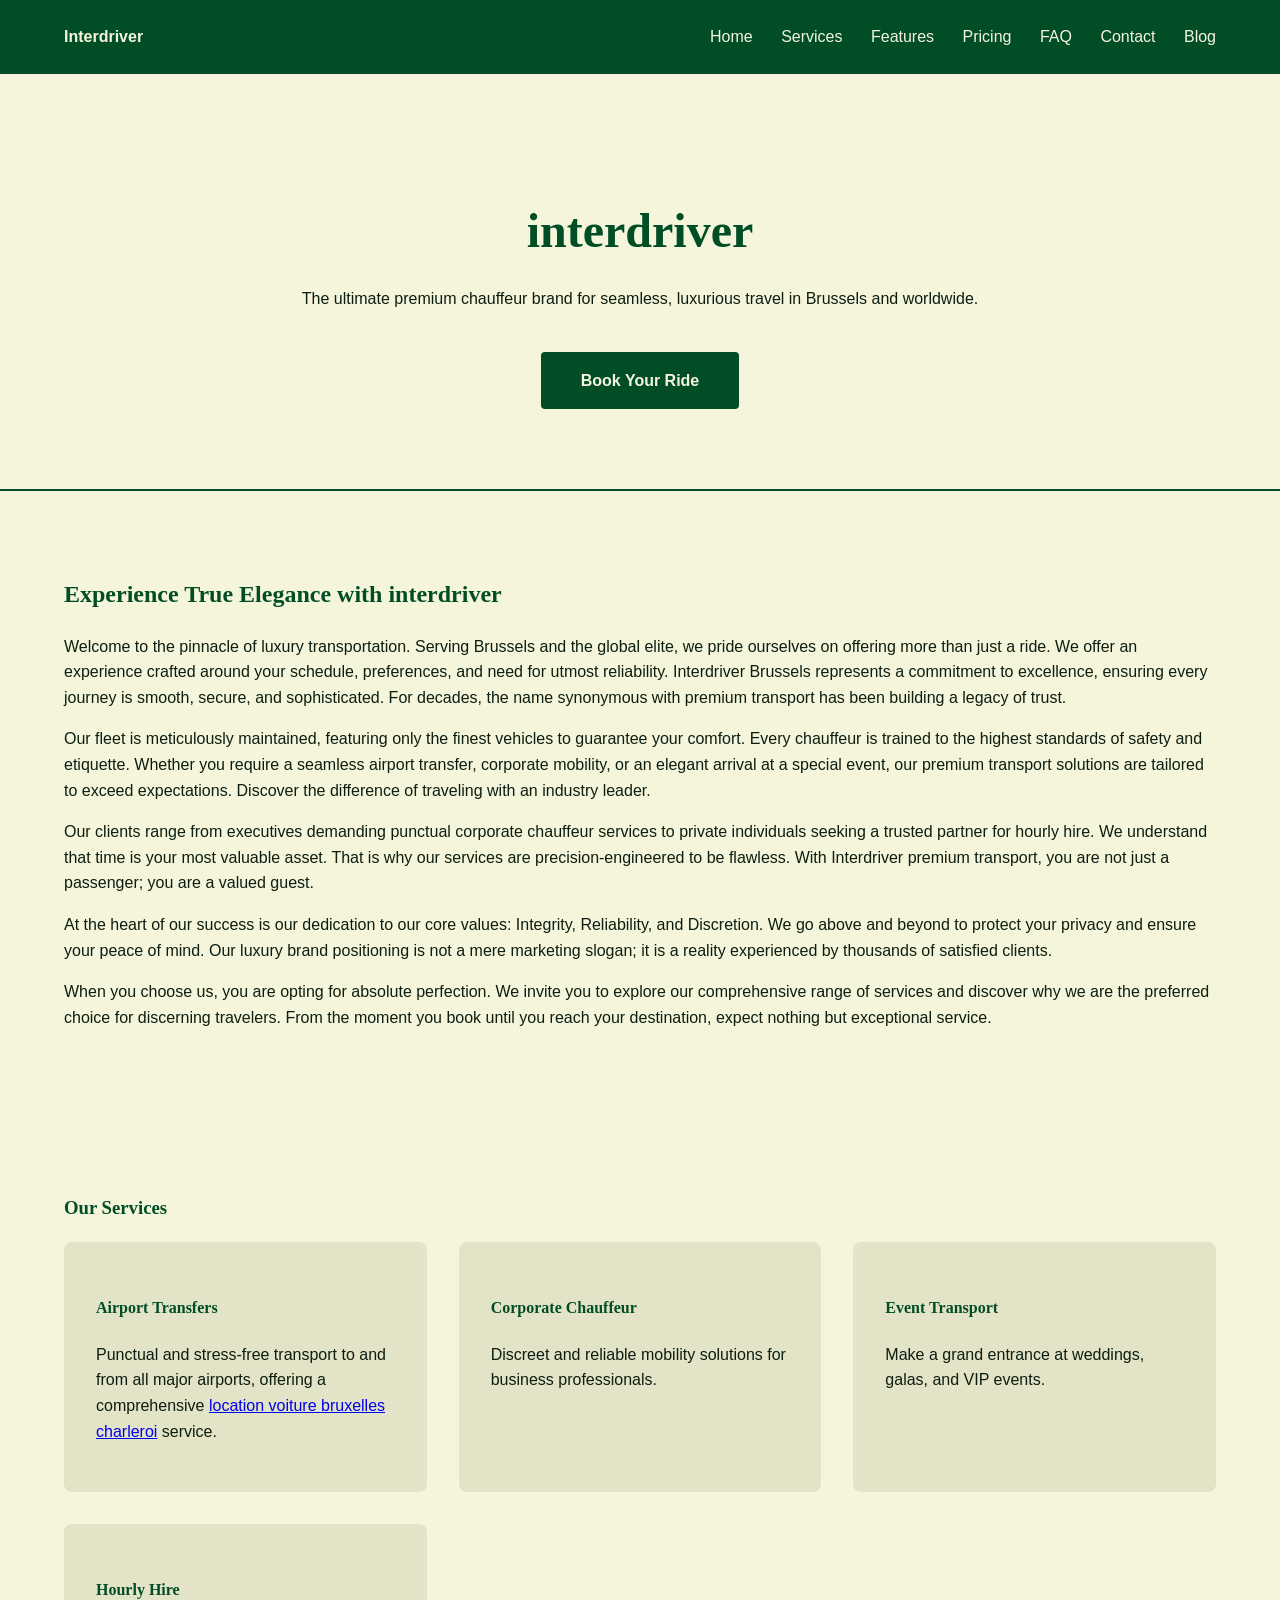
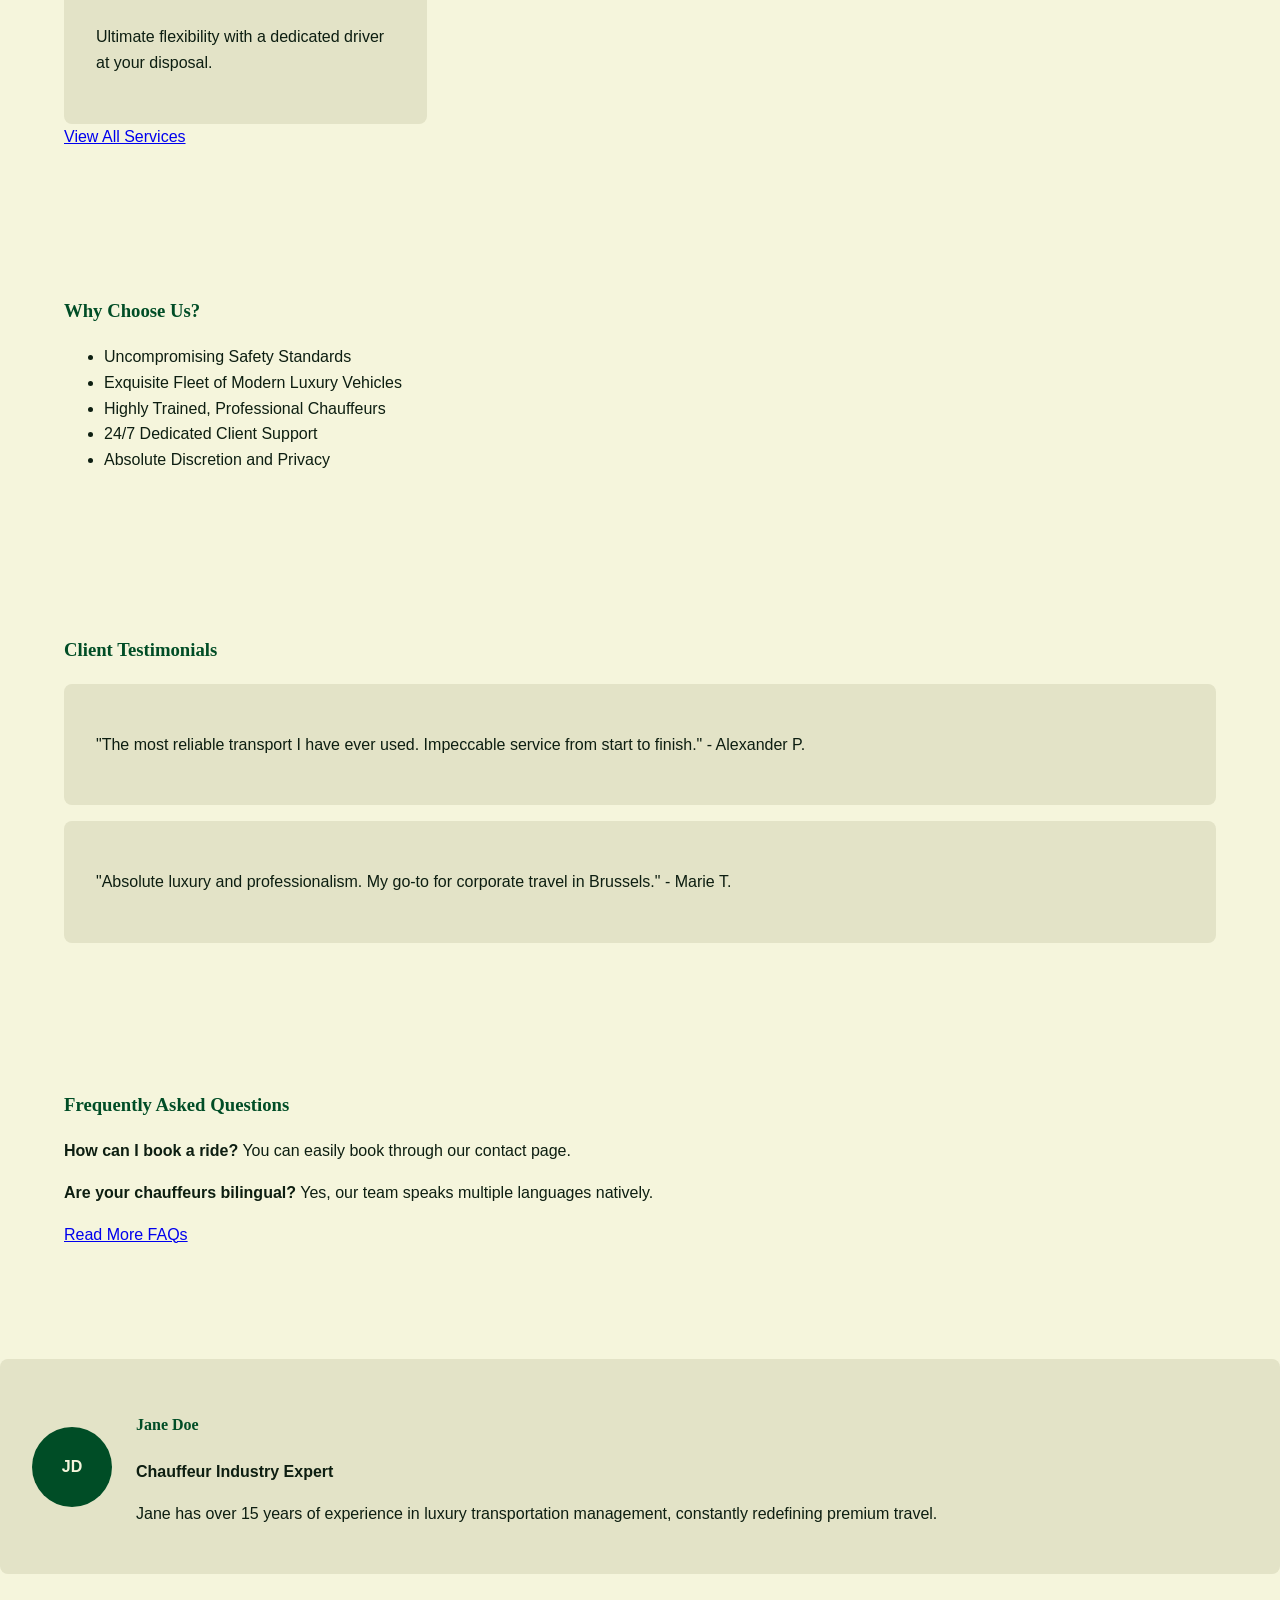
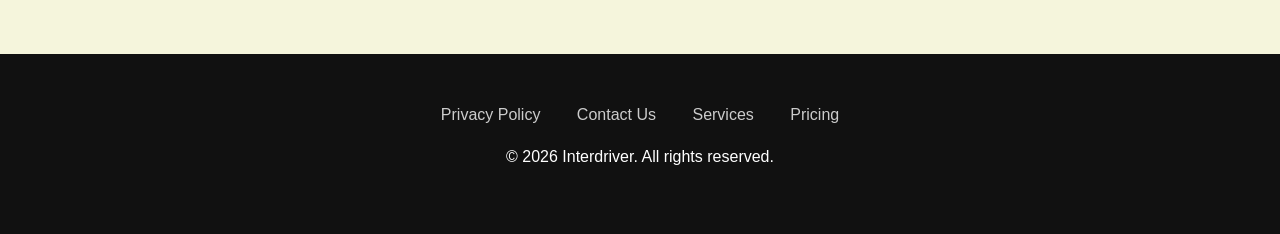
<file: index.html>
<!DOCTYPE html>
<html lang="en">
<head>
    <meta charset="UTF-8">
    <meta name="viewport" content="width=device-width, initial-scale=1.0">
    <title>Interdriver - Premium Chauffeur Brand in Brussels & Global</title>
    <meta name="description" content="Welcome to Interdriver, the leading luxury chauffeur service in Brussels offering global premium transport excellence. Book your exclusive ride today.">
    <link rel="canonical" href="https://www.example.com/index.html">
    <meta property="og:title" content="Interdriver - Premium Chauffeur Brand">
    <meta property="og:description" content="Luxury chauffeur service in Brussels offering global premium transport excellence.">
    <link rel="stylesheet" href="style.css">
    <style>
        :root {
            --bg-color: #F5F5DC; /* Beige */
            --text-color: #0d1e11;
            --primary-color: #004d26; /* Deep Green */
            --accent-color: #e3e3c7;
        }
    </style>
    <script type="application/ld+json">
    {
      "@context": "https://schema.org",
      "@type": "Organization",
      "name": "Interdriver",
      "url": "https://www.example.com"
    }
    </script>
    <script type="application/ld+json">
    {
      "@context": "https://schema.org",
      "@type": "Person",
      "name": "Jane Doe",
      "jobTitle": "Chauffeur Industry Expert"
    }
    </script>
</head>
<body>
    <header>
        <a href="index.html" class="logo" style="text-decoration:none; color:inherit;"><strong>Interdriver</strong></a>
        <nav>
            <a href="index.html">Home</a>
            <a href="services.html">Services</a>
            <a href="features.html">Features</a>
            <a href="pricing.html">Pricing</a>
            <a href="faq.html">FAQ</a>
            <a href="contact.html">Contact</a>
            <a href="blog.html">Blog</a>
        </nav>
    </header>

    <main>
        <section class="hero">
            <h1>interdriver</h1>
            <p>The ultimate premium chauffeur brand for seamless, luxurious travel in Brussels and worldwide.</p>
            <a href="contact.html" class="cta-btn">Book Your Ride</a>
        </section>

        <section class="brand-intro">
            <h2>Experience True Elegance with interdriver</h2>
            <p>Welcome to the pinnacle of luxury transportation. Serving Brussels and the global elite, we pride ourselves on offering more than just a ride. We offer an experience crafted around your schedule, preferences, and need for utmost reliability. Interdriver Brussels represents a commitment to excellence, ensuring every journey is smooth, secure, and sophisticated. For decades, the name synonymous with premium transport has been building a legacy of trust.</p>
            <p>Our fleet is meticulously maintained, featuring only the finest vehicles to guarantee your comfort. Every chauffeur is trained to the highest standards of safety and etiquette. Whether you require a seamless airport transfer, corporate mobility, or an elegant arrival at a special event, our premium transport solutions are tailored to exceed expectations. Discover the difference of traveling with an industry leader.</p>
            <p>Our clients range from executives demanding punctual corporate chauffeur services to private individuals seeking a trusted partner for hourly hire. We understand that time is your most valuable asset. That is why our services are precision-engineered to be flawless. With Interdriver premium transport, you are not just a passenger; you are a valued guest.</p>
            <p>At the heart of our success is our dedication to our core values: Integrity, Reliability, and Discretion. We go above and beyond to protect your privacy and ensure your peace of mind. Our luxury brand positioning is not a mere marketing slogan; it is a reality experienced by thousands of satisfied clients.</p>
            <p>When you choose us, you are opting for absolute perfection. We invite you to explore our comprehensive range of services and discover why we are the preferred choice for discerning travelers. From the moment you book until you reach your destination, expect nothing but exceptional service.</p>
        </section>

        <section class="services-overview">
            <h3>Our Services</h3>
            <div class="services-grid">
                <div class="card">
                    <h4>Airport Transfers</h4>
                    <p>Punctual and stress-free transport to and from all major airports, offering a comprehensive <a href="https://interdrivers.be/chauffeur-services/" target="_blank">location voiture bruxelles charleroi</a> service.</p>
                </div>
                <div class="card">
                    <h4>Corporate Chauffeur</h4>
                    <p>Discreet and reliable mobility solutions for business professionals.</p>
                </div>
                <div class="card">
                    <h4>Event Transport</h4>
                    <p>Make a grand entrance at weddings, galas, and VIP events.</p>
                </div>
                <div class="card">
                    <h4>Hourly Hire</h4>
                    <p>Ultimate flexibility with a dedicated driver at your disposal.</p>
                </div>
            </div>
            <a href="services.html" class="cta-btn">View All Services</a>
        </section>

        <section class="benefits">
            <h3>Why Choose Us?</h3>
            <ul>
                <li>Uncompromising Safety Standards</li>
                <li>Exquisite Fleet of Modern Luxury Vehicles</li>
                <li>Highly Trained, Professional Chauffeurs</li>
                <li>24/7 Dedicated Client Support</li>
                <li>Absolute Discretion and Privacy</li>
            </ul>
        </section>

        <section class="testimonials">
            <h3>Client Testimonials</h3>
            <div class="card">
                <p>"The most reliable transport I have ever used. Impeccable service from start to finish." - Alexander P.</p>
            </div>
            <div class="card" style="margin-top: 1rem;">
                <p>"Absolute luxury and professionalism. My go-to for corporate travel in Brussels." - Marie T.</p>
            </div>
        </section>

        <section class="faq-preview">
            <h3>Frequently Asked Questions</h3>
            <p><strong>How can I book a ride?</strong> You can easily book through our contact page.</p>
            <p><strong>Are your chauffeurs bilingual?</strong> Yes, our team speaks multiple languages natively.</p>
            <a href="faq.html" class="cta-btn">Read More FAQs</a>
        </section>

        <div class="author-bio">
            <div class="avatar">JD</div>
            <div>
                <h4>Jane Doe</h4>
                <p><strong>Chauffeur Industry Expert</strong></p>
                <p>Jane has over 15 years of experience in luxury transportation management, constantly redefining premium travel.</p>
            </div>
        </div>
    </main>

    <footer>
        <nav>
            <a href="privacy-policy.html">Privacy Policy</a>
            <a href="contact.html">Contact Us</a>
            <a href="services.html">Services</a>
            <a href="pricing.html">Pricing</a>
        </nav>
        <p>&copy; 2026 Interdriver. All rights reserved.</p>
    </footer>
</body>
</html>
</file>
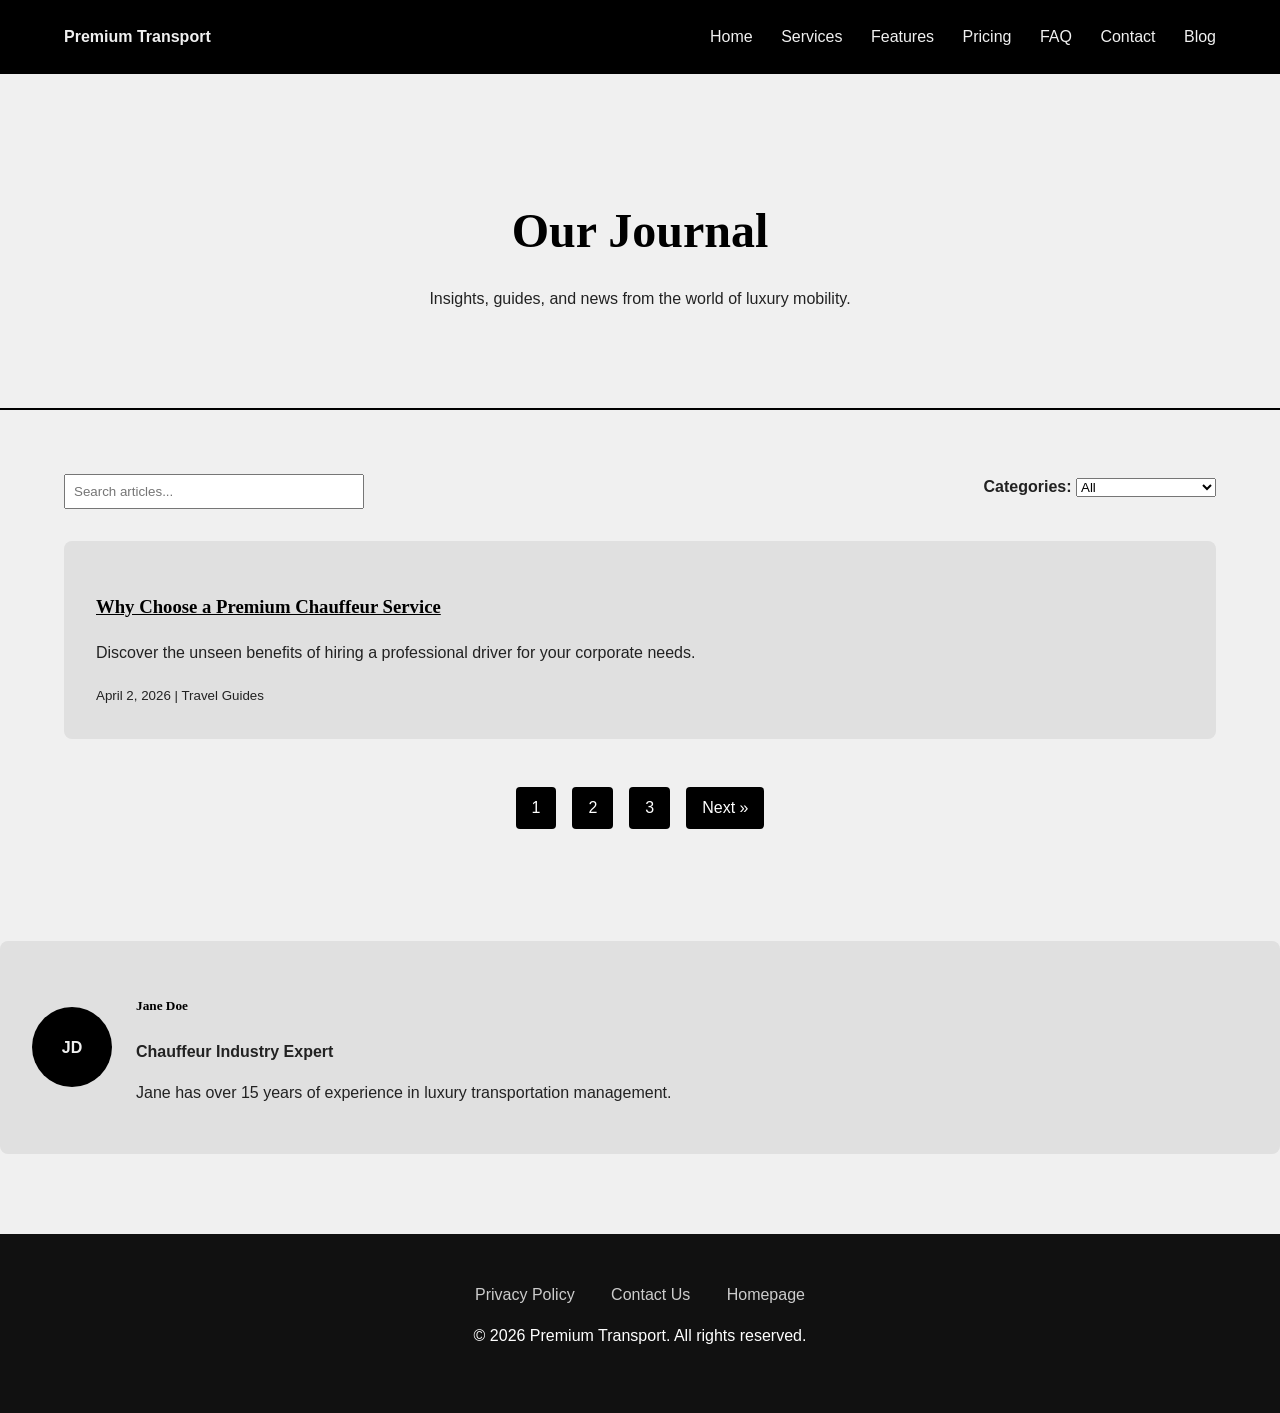
<file: blog.html>
<!DOCTYPE html>
<html lang="en">
<head>
    <meta charset="UTF-8">
    <meta name="viewport" content="width=device-width, initial-scale=1.0">
    <title>Blog | Industry Insights</title>
    <meta name="description" content="Read the latest news and insights from the luxury chauffeur and premium transport industry.">
    <link rel="canonical" href="https://www.example.com/blog.html">
    <meta property="og:title" content="Blog | Industry Insights">
    <link rel="stylesheet" href="style.css">
    <style>
        :root {
            --bg-color: #f0f0f0; /* Light Gray */
            --text-color: #222222;
            --primary-color: #000000; /* Black */
            --accent-color: #e0e0e0;
        }
        .search-area {
            display: flex;
            justify-content: space-between;
            margin-bottom: 2rem;
            flex-wrap: wrap;
            gap: 1rem;
        }
        .search-area input {
            padding: 0.5rem;
            width: 300px;
        }
        .blog-grid {
            display: grid;
            grid-template-columns: repeat(auto-fit, minmax(300px, 1fr));
            gap: 2rem;
        }
        .pagination {
            display: flex;
            justify-content: center;
            gap: 1rem;
            margin-top: 3rem;
        }
        .pagination span, .pagination a {
            padding: 0.5rem 1rem;
            background: var(--primary-color);
            color: #fff;
            text-decoration: none;
            border-radius: 4px;
        }
    </style>
</head>
<body>
    <header>
        <a href="index.html" class="logo" style="text-decoration:none; color:inherit;"><strong>Premium Transport</strong></a>
        <nav>
            <a href="index.html">Home</a>
            <a href="services.html">Services</a>
            <a href="features.html">Features</a>
            <a href="pricing.html">Pricing</a>
            <a href="faq.html">FAQ</a>
            <a href="contact.html">Contact</a>
            <a href="blog.html">Blog</a>
        </nav>
    </header>

    <main>
        <section class="hero">
            <h1>Our Journal</h1>
            <p>Insights, guides, and news from the world of luxury mobility.</p>
        </section>

        <section>
            <div class="search-area">
                <input type="search" placeholder="Search articles...">
                <div>
                    <strong>Categories:</strong>
                    <select>
                        <option>All</option>
                        <option>Travel Guides</option>
                        <option>Corporate Fleet</option>
                        <option>Luxury Experiences</option>
                    </select>
                </div>
            </div>

            <!-- Auto-fetch placeholder logic represented via static scaffolding as per instructions -->
            <div class="blog-grid" id="blog-container">
                <article class="card">
                    <h3><a href="blog/2026-04-02-why-choose-premium.html" style="color:var(--primary-color);">Why Choose a Premium Chauffeur Service</a></h3>
                    <p>Discover the unseen benefits of hiring a professional driver for your corporate needs.</p>
                    <small>April 2, 2026 | Travel Guides</small>
                </article>
                <!-- Imagine 8 more posts here to equal 9 -->
            </div>

            <div class="pagination">
                <span>1</span>
                <a href="#">2</a>
                <a href="#">3</a>
                <a href="#">Next &raquo;</a>
            </div>
        </section>

        <div class="author-bio">
            <div class="avatar">JD</div>
            <div>
                <h5>Jane Doe</h5>
                <p><strong>Chauffeur Industry Expert</strong></p>
                <p>Jane has over 15 years of experience in luxury transportation management.</p>
            </div>
        </div>
    </main>

    <footer>
        <nav>
            <a href="privacy-policy.html">Privacy Policy</a>
            <a href="contact.html">Contact Us</a>
            <a href="index.html">Homepage</a>
        </nav>
        <p>&copy; 2026 Premium Transport. All rights reserved.</p>
    </footer>
</body>
</html>
</file>
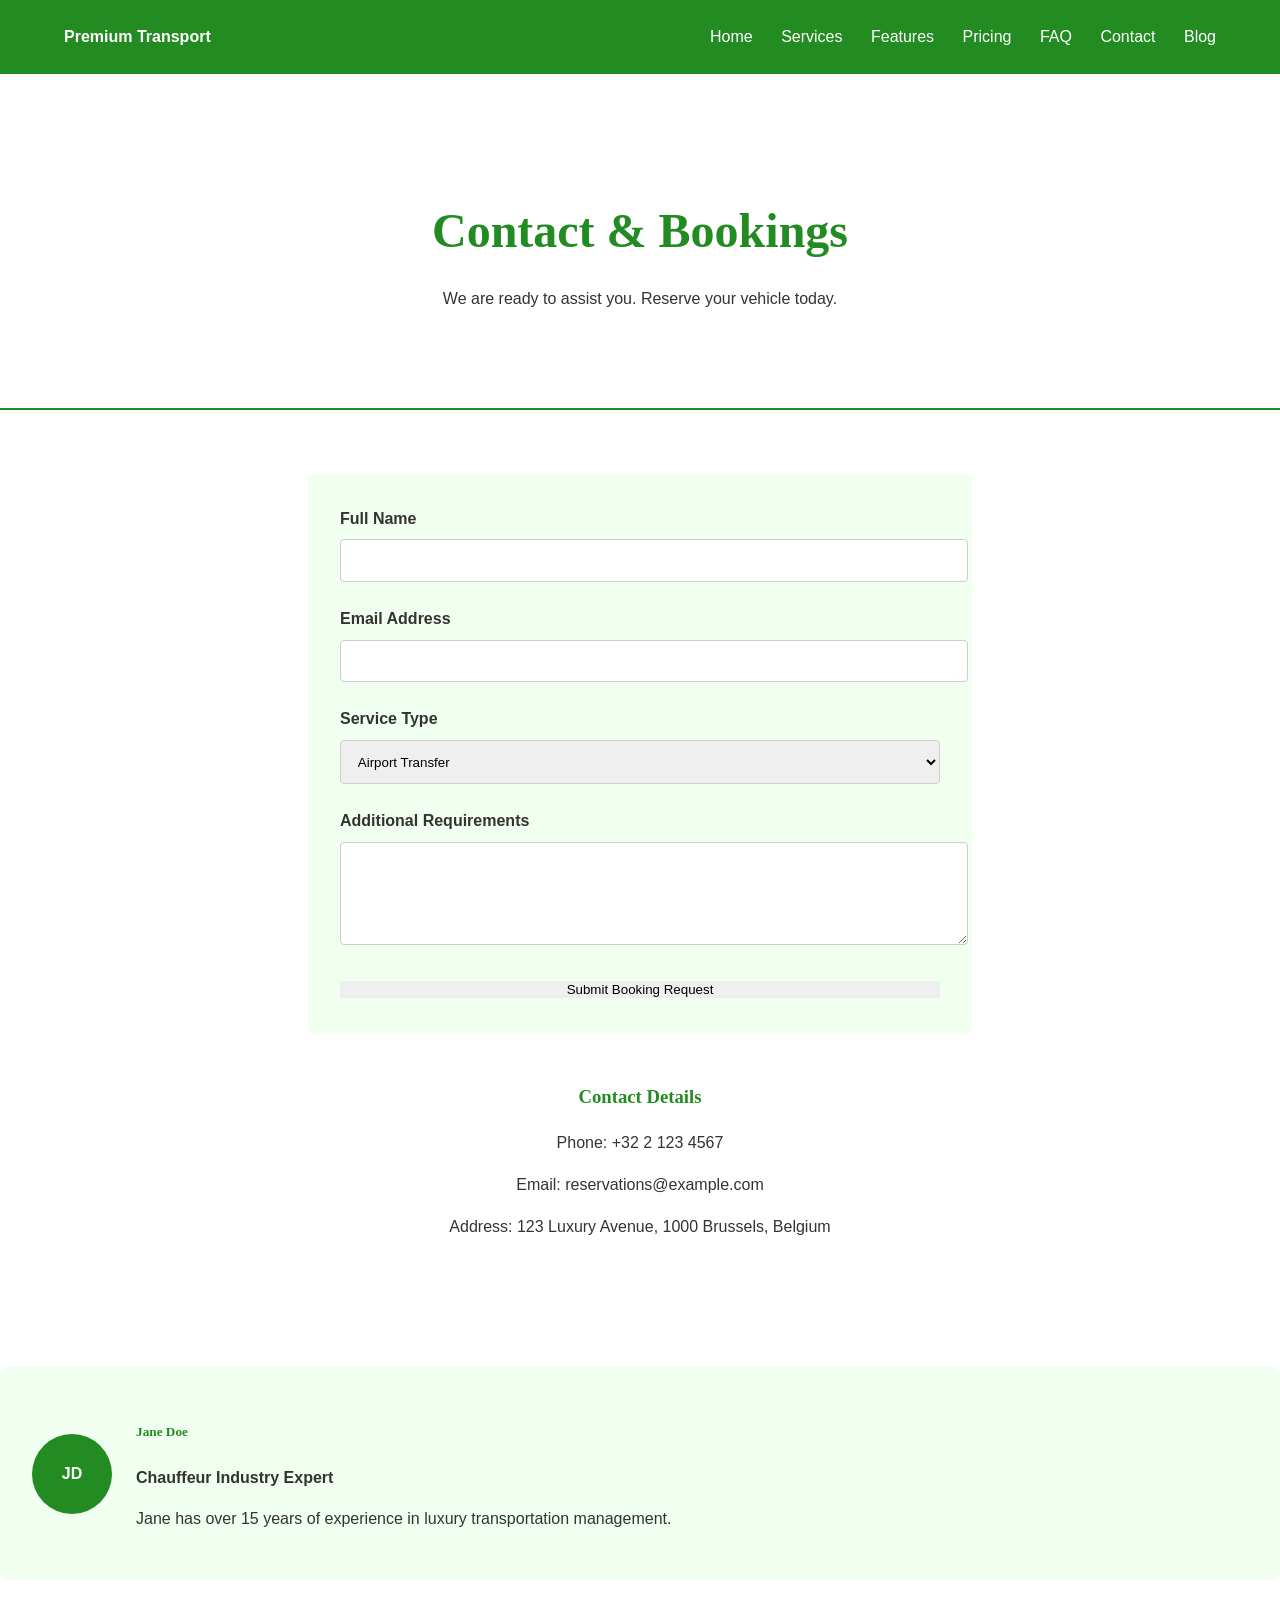
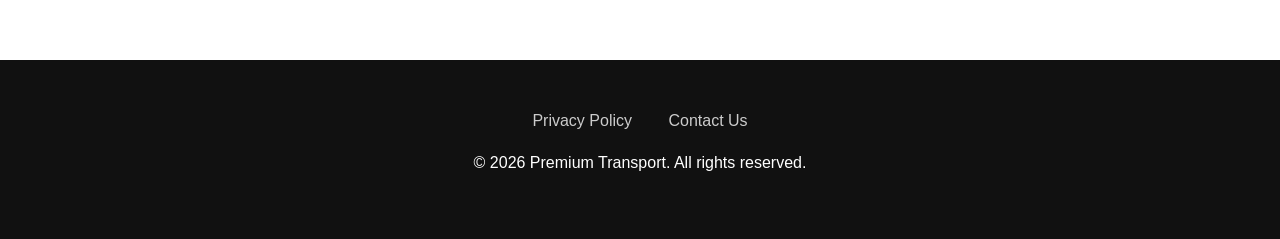
<file: contact.html>
<!DOCTYPE html>
<html lang="en">
<head>
    <meta charset="UTF-8">
    <meta name="viewport" content="width=device-width, initial-scale=1.0">
    <title>Contact Us | Direct Booking Service</title>
    <meta name="description" content="Get in touch with us to book your luxury chauffeur service or request a custom quote.">
    <link rel="canonical" href="https://www.example.com/contact.html">
    <meta property="og:title" content="Contact Us | Direct Booking Service">
    <link rel="stylesheet" href="style.css">
    <style>
        :root {
            --bg-color: #ffffff; /* White */
            --text-color: #333333;
            --primary-color: #228B22; /* Forest Green */
            --accent-color: #f0fff0;
        }
        form {
            max-width: 600px;
            margin: 0 auto;
            background: var(--accent-color);
            padding: 2rem;
            border-radius: 8px;
        }
        .form-group {
            margin-bottom: 1.5rem;
        }
        label {
            display: block;
            margin-bottom: 0.5rem;
            font-weight: bold;
        }
        input, select, textarea {
            width: 100%;
            padding: 0.8rem;
            border: 1px solid #ccc;
            border-radius: 4px;
        }
        button {
            width: 100%;
            border: none;
            cursor: pointer;
        }
    </style>
</head>
<body>
    <header>
        <a href="index.html" class="logo" style="text-decoration:none; color:inherit;"><strong>Premium Transport</strong></a>
        <nav>
            <a href="index.html">Home</a>
            <a href="services.html">Services</a>
            <a href="features.html">Features</a>
            <a href="pricing.html">Pricing</a>
            <a href="faq.html">FAQ</a>
            <a href="contact.html">Contact</a>
            <a href="blog.html">Blog</a>
        </nav>
    </header>

    <main>
        <section class="hero">
            <h1>Contact & Bookings</h1>
            <p>We are ready to assist you. Reserve your vehicle today.</p>
        </section>

        <section>
            <form action="#" method="POST">
                <div class="form-group">
                    <label for="name">Full Name</label>
                    <input type="text" id="name" name="name" required>
                </div>
                <div class="form-group">
                    <label for="email">Email Address</label>
                    <input type="email" id="email" name="email" required>
                </div>
                <div class="form-group">
                    <label for="service">Service Type</label>
                    <select id="service" name="service">
                        <option value="airport">Airport Transfer</option>
                        <option value="corporate">Corporate Transport</option>
                        <option value="event">Event Transport</option>
                        <option value="hourly">Hourly Hire</option>
                    </select>
                </div>
                <div class="form-group">
                    <label for="message">Additional Requirements</label>
                    <textarea id="message" name="message" rows="5"></textarea>
                </div>
                <button type="submit" class="cta-btn">Submit Booking Request</button>
            </form>
            
            <div style="text-align: center; margin-top: 3rem;">
                <h3>Contact Details</h3>
                <p>Phone: +32 2 123 4567</p>
                <p>Email: reservations@example.com</p>
                <p>Address: 123 Luxury Avenue, 1000 Brussels, Belgium</p>
            </div>
        </section>

        <div class="author-bio">
            <div class="avatar">JD</div>
            <div>
                <h5>Jane Doe</h5>
                <p><strong>Chauffeur Industry Expert</strong></p>
                <p>Jane has over 15 years of experience in luxury transportation management.</p>
            </div>
        </div>
    </main>

    <footer>
        <nav>
            <a href="privacy-policy.html">Privacy Policy</a>
            <a href="contact.html">Contact Us</a>
        </nav>
        <p>&copy; 2026 Premium Transport. All rights reserved.</p>
    </footer>
</body>
</html>
</file>
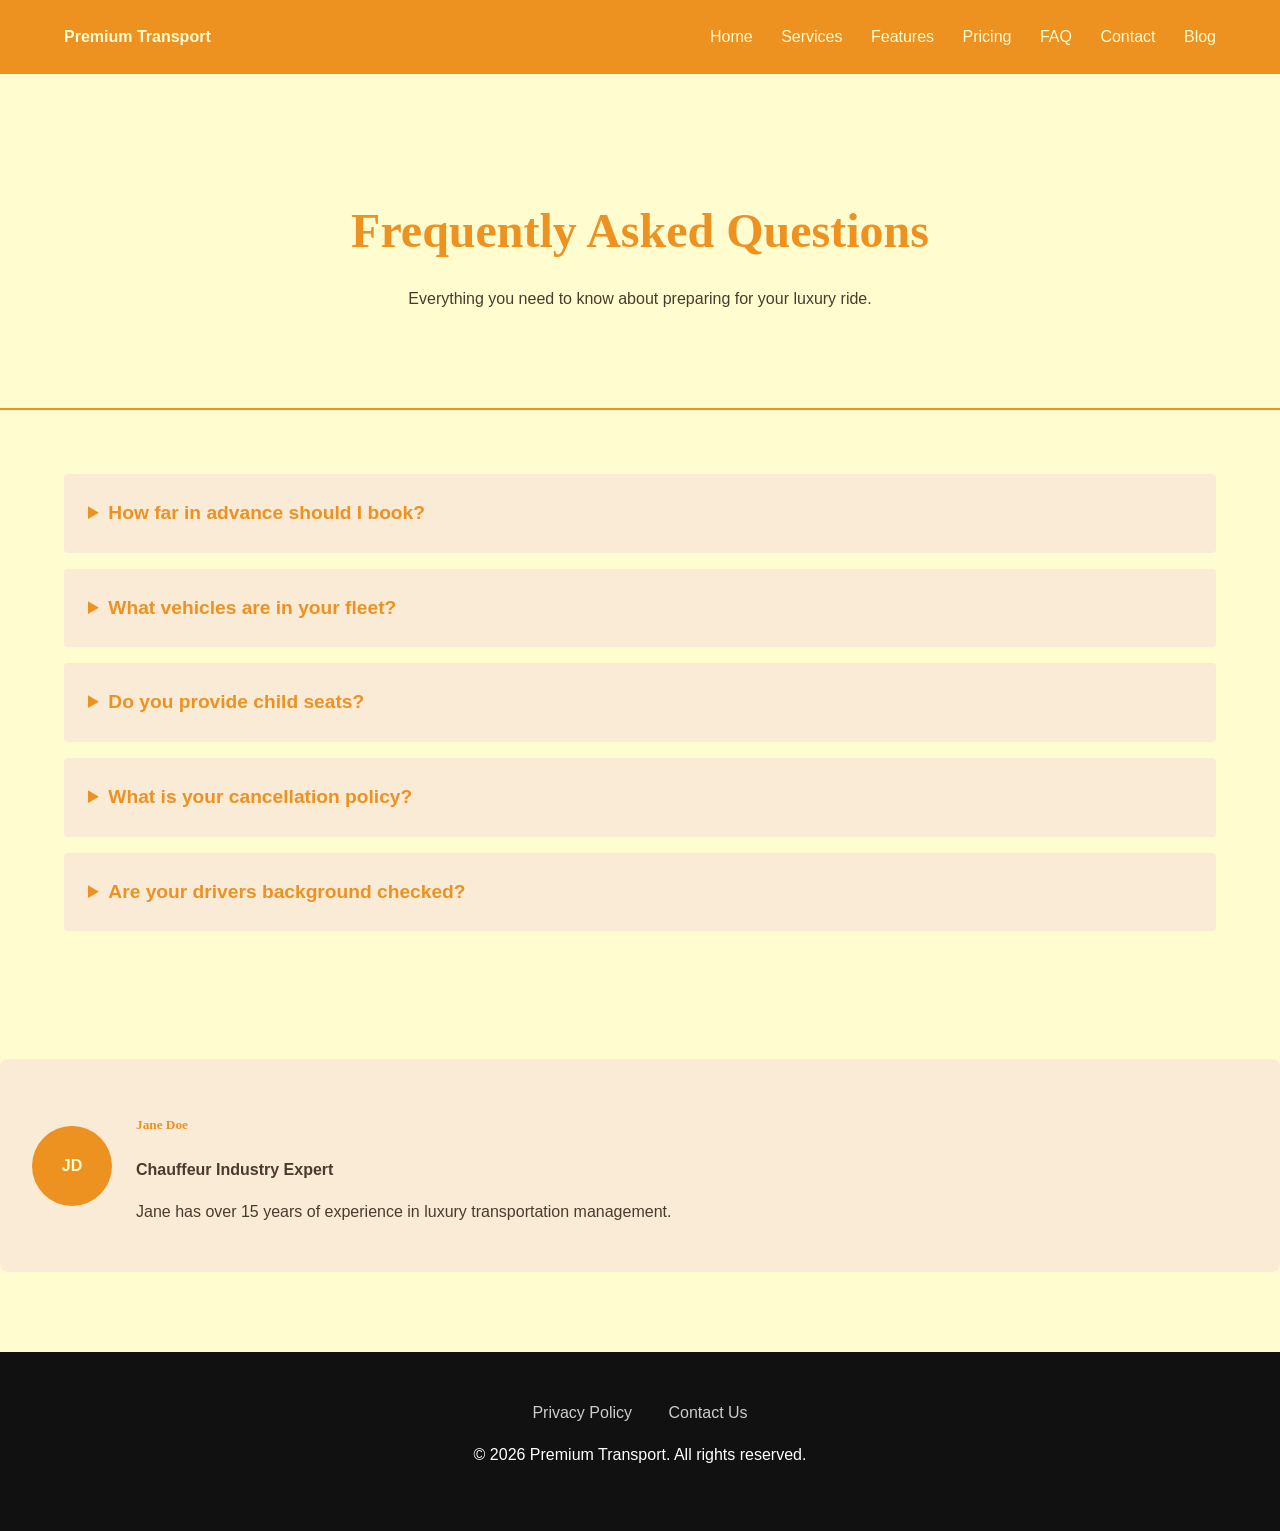
<file: faq.html>
<!DOCTYPE html>
<html lang="en">
<head>
    <meta charset="UTF-8">
    <meta name="viewport" content="width=device-width, initial-scale=1.0">
    <title>FAQ | Questions About Our Service</title>
    <meta name="description" content="Find answers to the most frequently asked questions about our luxury private transport bookings and policies.">
    <link rel="canonical" href="https://www.example.com/faq.html">
    <meta property="og:title" content="FAQ | Questions About Our Service">
    <link rel="stylesheet" href="style.css">
    <style>
        :root {
            --bg-color: #fffdd0; /* Cream */
            --text-color: #4a3b2c;
            --primary-color: #ed9121; /* Soft Orange */
            --accent-color: #faebd7;
        }
        details {
            background-color: var(--accent-color);
            margin-bottom: 1rem;
            padding: 1.5rem;
            border-radius: 4px;
        }
        summary {
            font-weight: bold;
            font-size: 1.2rem;
            cursor: pointer;
            color: var(--primary-color);
        }
        details p {
            margin-top: 1rem;
        }
    </style>
    <script type="application/ld+json">
    {
      "@context": "https://schema.org",
      "@type": "FAQPage",
      "mainEntity": [{
        "@type": "Question",
        "name": "How far in advance should I book?",
        "acceptedAnswer": {
          "@type": "Answer",
          "text": "We recommend booking at least 24 hours in advance to guarantee availability, though we can often accommodate short-notice requests."
        }
      },{
        "@type": "Question",
        "name": "What vehicles are in your fleet?",
        "acceptedAnswer": {
          "@type": "Answer",
          "text": "Our fleet includes top-tier luxury sedans, extended-wheelbase executive cars, and premium SUVs and V-Class vans for groups."
        }
      },{
        "@type": "Question",
        "name": "Do you provide child seats?",
        "acceptedAnswer": {
          "@type": "Answer",
          "text": "Yes, complimentary child seats are available upon request during the booking process."
        }
      },{
        "@type": "Question",
        "name": "What is your cancellation policy?",
        "acceptedAnswer": {
          "@type": "Answer",
          "text": "Cancellations made up to 12 hours before the scheduled pickup time are fully refundable. Late cancellations may incur a fee."
        }
      },{
        "@type": "Question",
        "name": "Are your drivers background checked?",
        "acceptedAnswer": {
          "@type": "Answer",
          "text": "Absolutely. All drivers undergo rigorous criminal background checks and recurring driving credential verification."
        }
      }]
    }
    </script>
</head>
<body>
    <header>
        <a href="index.html" class="logo" style="text-decoration:none; color:inherit;"><strong>Premium Transport</strong></a>
        <nav>
            <a href="index.html">Home</a>
            <a href="services.html">Services</a>
            <a href="features.html">Features</a>
            <a href="pricing.html">Pricing</a>
            <a href="faq.html">FAQ</a>
            <a href="contact.html">Contact</a>
            <a href="blog.html">Blog</a>
        </nav>
    </header>

    <main>
        <section class="hero">
            <h1>Frequently Asked Questions</h1>
            <p>Everything you need to know about preparing for your luxury ride.</p>
        </section>

        <section>
            <details>
                <summary>How far in advance should I book?</summary>
                <p>We recommend booking at least 24 hours in advance to guarantee availability, though we can often accommodate short-notice requests.</p>
            </details>
            <details>
                <summary>What vehicles are in your fleet?</summary>
                <p>Our fleet includes top-tier luxury sedans, extended-wheelbase executive cars, and premium SUVs and V-Class vans for groups.</p>
            </details>
            <details>
                <summary>Do you provide child seats?</summary>
                <p>Yes, complimentary child seats are available upon request during the booking process.</p>
            </details>
            <details>
                <summary>What is your cancellation policy?</summary>
                <p>Cancellations made up to 12 hours before the scheduled pickup time are fully refundable. Late cancellations may incur a fee.</p>
            </details>
            <details>
                <summary>Are your drivers background checked?</summary>
                <p>Absolutely. All drivers undergo rigorous criminal background checks and recurring driving credential verification.</p>
            </details>
        </section>

        <div class="author-bio">
            <div class="avatar">JD</div>
            <div>
                <h5>Jane Doe</h5>
                <p><strong>Chauffeur Industry Expert</strong></p>
                <p>Jane has over 15 years of experience in luxury transportation management.</p>
            </div>
        </div>
    </main>

    <footer>
        <nav>
            <a href="privacy-policy.html">Privacy Policy</a>
            <a href="contact.html">Contact Us</a>
        </nav>
        <p>&copy; 2026 Premium Transport. All rights reserved.</p>
    </footer>
</body>
</html>
</file>
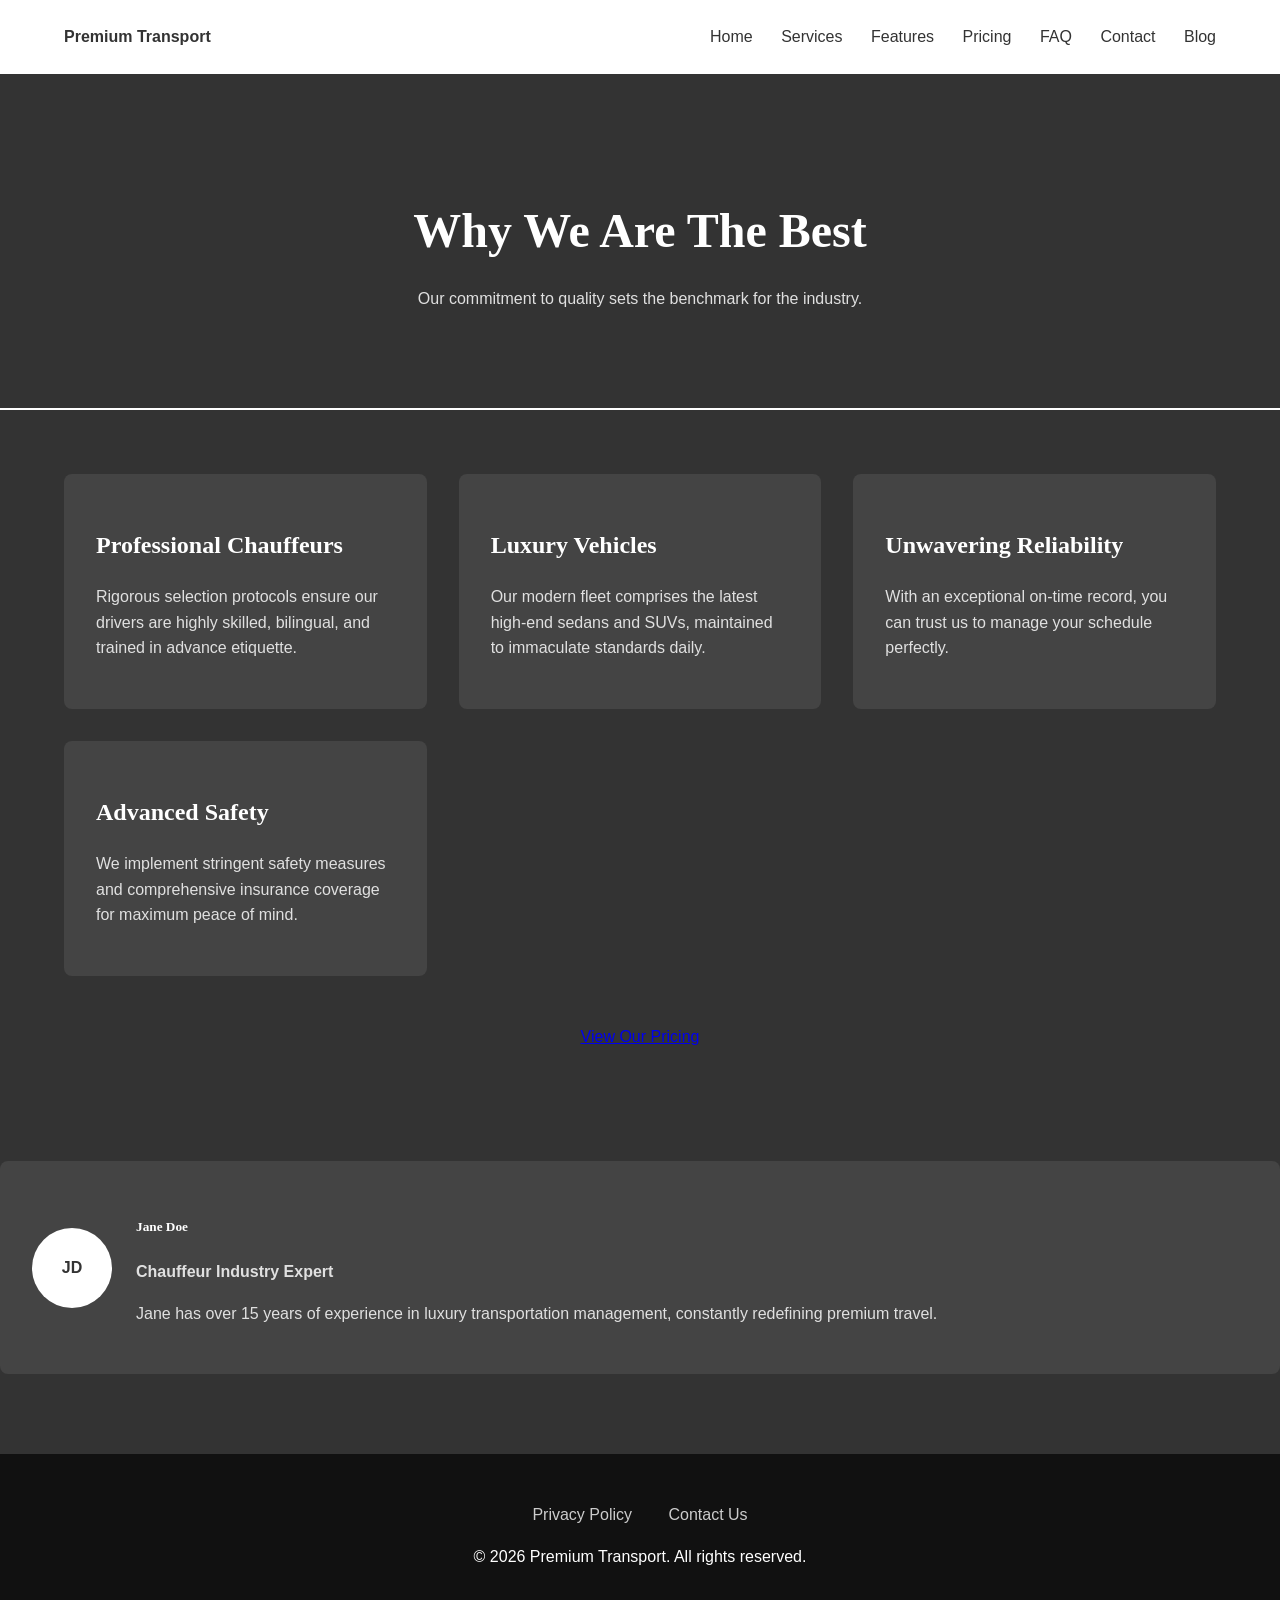
<file: features.html>
<!DOCTYPE html>
<html lang="en">
<head>
    <meta charset="UTF-8">
    <meta name="viewport" content="width=device-width, initial-scale=1.0">
    <title>Features & Fleet | Luxury Transport Excellence</title>
    <meta name="description" content="Discover the remarkable features of our private transport brand, from professional chauffeurs and luxury vehicles to unmatched safety and reliability.">
    <link rel="canonical" href="https://www.example.com/features.html">
    <meta property="og:title" content="Features & Fleet | Luxury Transport Excellence">
    <meta property="og:description" content="Professional chauffeurs, luxury vehicles, and total reliability.">
    <link rel="stylesheet" href="style.css">
    <style>
        :root {
            --bg-color: #333333; /* Charcoal */
            --text-color: #e0e0e0; /* Light Gray */
            --primary-color: #ffffff;
            --accent-color: #444444;
        }
    </style>
</head>
<body>
    <header>
        <a href="index.html" class="logo" style="text-decoration:none; color:inherit;"><strong>Premium Transport</strong></a>
        <nav>
            <a href="index.html">Home</a>
            <a href="services.html">Services</a>
            <a href="features.html">Features</a>
            <a href="pricing.html">Pricing</a>
            <a href="faq.html">FAQ</a>
            <a href="contact.html">Contact</a>
            <a href="blog.html">Blog</a>
        </nav>
    </header>

    <main>
        <section class="hero">
            <h1>Why We Are The Best</h1>
            <p>Our commitment to quality sets the benchmark for the industry.</p>
        </section>

        <section>
            <div class="features-grid">
                <div class="card">
                    <h2>Professional Chauffeurs</h2>
                    <p>Rigorous selection protocols ensure our drivers are highly skilled, bilingual, and trained in advance etiquette.</p>
                </div>
                <div class="card">
                    <h2>Luxury Vehicles</h2>
                    <p>Our modern fleet comprises the latest high-end sedans and SUVs, maintained to immaculate standards daily.</p>
                </div>
                <div class="card">
                    <h2>Unwavering Reliability</h2>
                    <p>With an exceptional on-time record, you can trust us to manage your schedule perfectly.</p>
                </div>
                <div class="card">
                    <h2>Advanced Safety</h2>
                    <p>We implement stringent safety measures and comprehensive insurance coverage for maximum peace of mind.</p>
                </div>
            </div>
            
            <div style="text-align:center; margin-top: 3rem;">
                <a href="pricing.html" class="cta-btn">View Our Pricing</a>
            </div>
        </section>

        <div class="author-bio">
            <div class="avatar">JD</div>
            <div>
                <h5>Jane Doe</h5>
                <p><strong>Chauffeur Industry Expert</strong></p>
                <p>Jane has over 15 years of experience in luxury transportation management, constantly redefining premium travel.</p>
            </div>
        </div>
    </main>

    <footer>
        <nav>
            <a href="privacy-policy.html">Privacy Policy</a>
            <a href="contact.html">Contact Us</a>
        </nav>
        <p>&copy; 2026 Premium Transport. All rights reserved.</p>
    </footer>
</body>
</html>
</file>
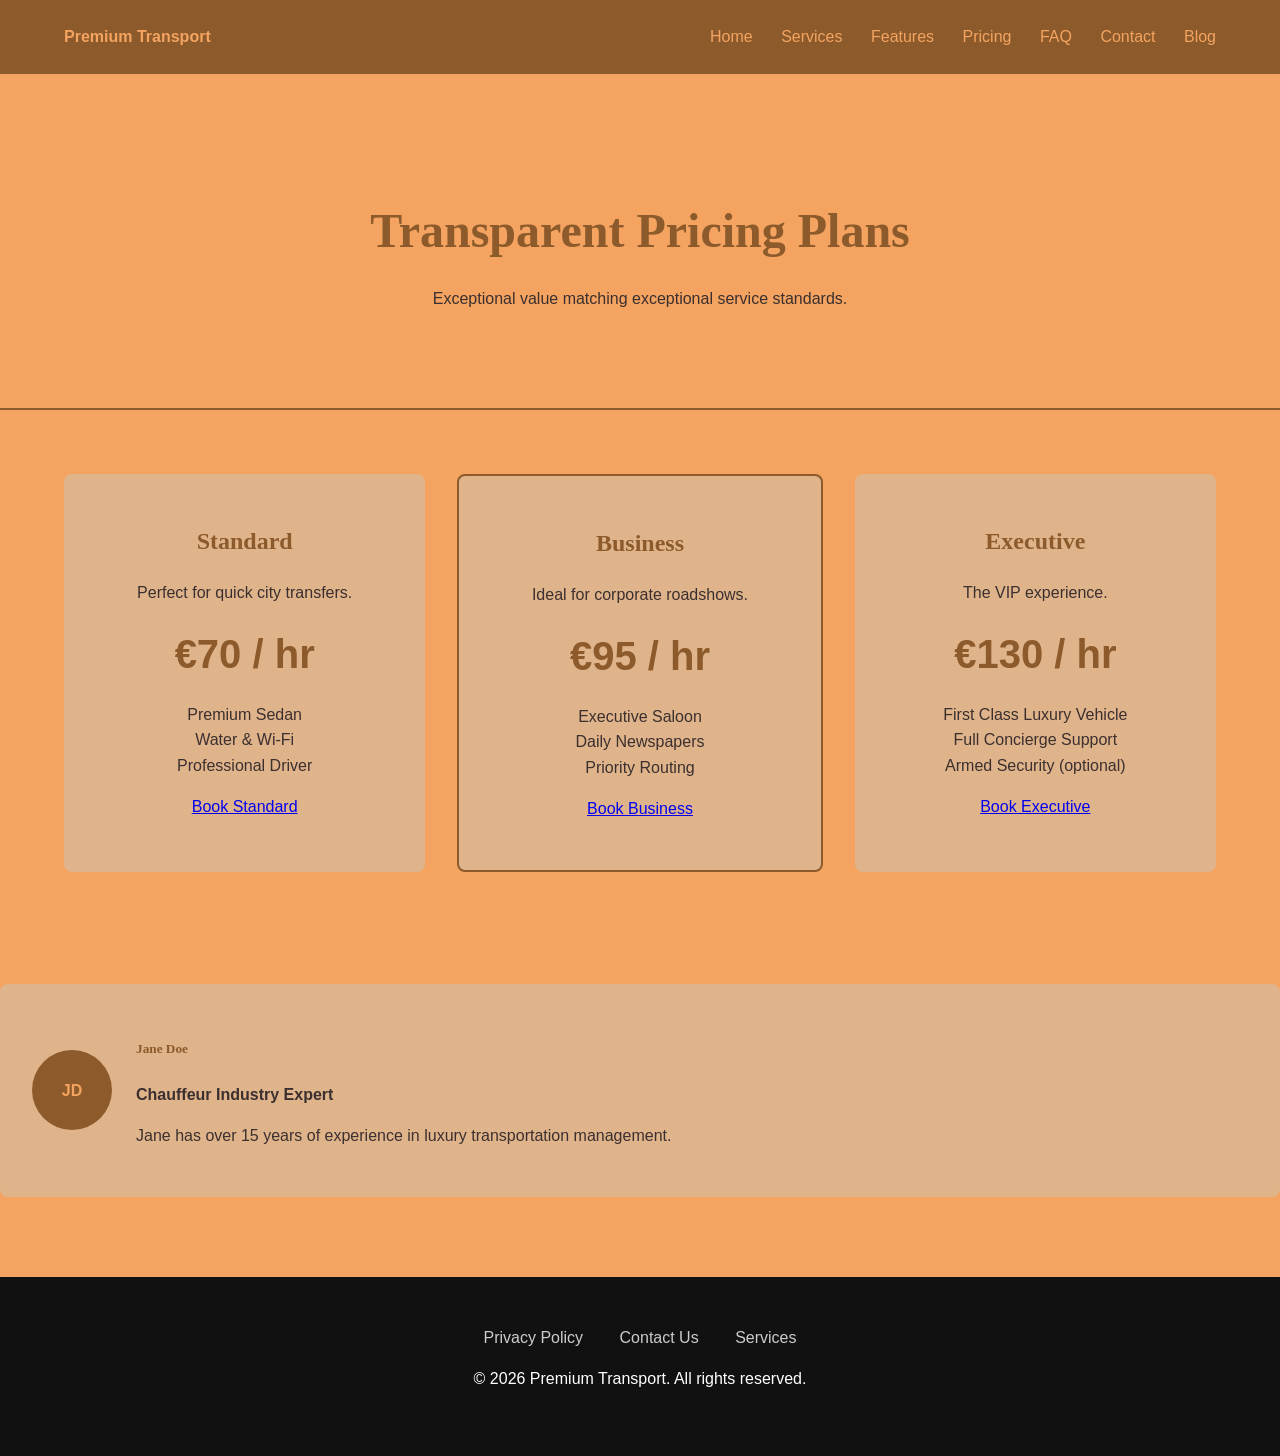
<file: pricing.html>
<!DOCTYPE html>
<html lang="en">
<head>
    <meta charset="UTF-8">
    <meta name="viewport" content="width=device-width, initial-scale=1.0">
    <title>Pricing & Packages | Exceptional Transport</title>
    <meta name="description" content="View transparent pricing options for standard, business, and executive chauffeur services.">
    <link rel="canonical" href="https://www.example.com/pricing.html">
    <meta property="og:title" content="Pricing & Packages">
    <meta property="og:description" content="View transparent pricing options for standard, business, and executive chauffeur services.">
    <link rel="stylesheet" href="style.css">
    <style>
        :root {
            --bg-color: #f4a460; /* Sand-ish/Bronze-ish approximation */
            --text-color: #3b2f2f;
            --primary-color: #8c5a2b; /* Bronze */
            --accent-color: #e0b48b;
        }
        .pricing-table {
            display: flex;
            gap: 2rem;
            justify-content: center;
            flex-wrap: wrap;
        }
        .pricing-tier {
            background-color: var(--accent-color);
            padding: 3rem 2rem;
            border-radius: 8px;
            text-align: center;
            flex: 1;
            min-width: 250px;
        }
        .pricing-tier h2 {
            margin-top: 0;
        }
        .price {
            font-size: 2.5rem;
            font-weight: bold;
            color: var(--primary-color);
            margin: 1rem 0;
        }
    </style>
</head>
<body>
    <header>
        <a href="index.html" class="logo" style="text-decoration:none; color:inherit;"><strong>Premium Transport</strong></a>
        <nav>
            <a href="index.html">Home</a>
            <a href="services.html">Services</a>
            <a href="features.html">Features</a>
            <a href="pricing.html">Pricing</a>
            <a href="faq.html">FAQ</a>
            <a href="contact.html">Contact</a>
            <a href="blog.html">Blog</a>
        </nav>
    </header>

    <main>
        <section class="hero">
            <h1>Transparent Pricing Plans</h1>
            <p>Exceptional value matching exceptional service standards.</p>
        </section>

        <section>
            <div class="pricing-table">
                <div class="pricing-tier">
                    <h2>Standard</h2>
                    <p>Perfect for quick city transfers.</p>
                    <div class="price">€70 / hr</div>
                    <ul style="list-style:none; padding:0;">
                        <li>Premium Sedan</li>
                        <li>Water & Wi-Fi</li>
                        <li>Professional Driver</li>
                    </ul>
                    <a href="contact.html" class="cta-btn">Book Standard</a>
                </div>
                <div class="pricing-tier" style="border: 2px solid var(--primary-color);">
                    <h2>Business</h2>
                    <p>Ideal for corporate roadshows.</p>
                    <div class="price">€95 / hr</div>
                    <ul style="list-style:none; padding:0;">
                        <li>Executive Saloon</li>
                        <li>Daily Newspapers</li>
                        <li>Priority Routing</li>
                    </ul>
                    <a href="contact.html" class="cta-btn">Book Business</a>
                </div>
                <div class="pricing-tier">
                    <h2>Executive</h2>
                    <p>The VIP experience.</p>
                    <div class="price">€130 / hr</div>
                    <ul style="list-style:none; padding:0;">
                        <li>First Class Luxury Vehicle</li>
                        <li>Full Concierge Support</li>
                        <li>Armed Security (optional)</li>
                    </ul>
                    <a href="contact.html" class="cta-btn">Book Executive</a>
                </div>
            </div>
        </section>

        <div class="author-bio">
            <div class="avatar">JD</div>
            <div>
                <h5>Jane Doe</h5>
                <p><strong>Chauffeur Industry Expert</strong></p>
                <p>Jane has over 15 years of experience in luxury transportation management.</p>
            </div>
        </div>
    </main>

    <footer>
        <nav>
            <a href="privacy-policy.html">Privacy Policy</a>
            <a href="contact.html">Contact Us</a>
            <a href="services.html">Services</a>
        </nav>
        <p>&copy; 2026 Premium Transport. All rights reserved.</p>
    </footer>
</body>
</html>
</file>
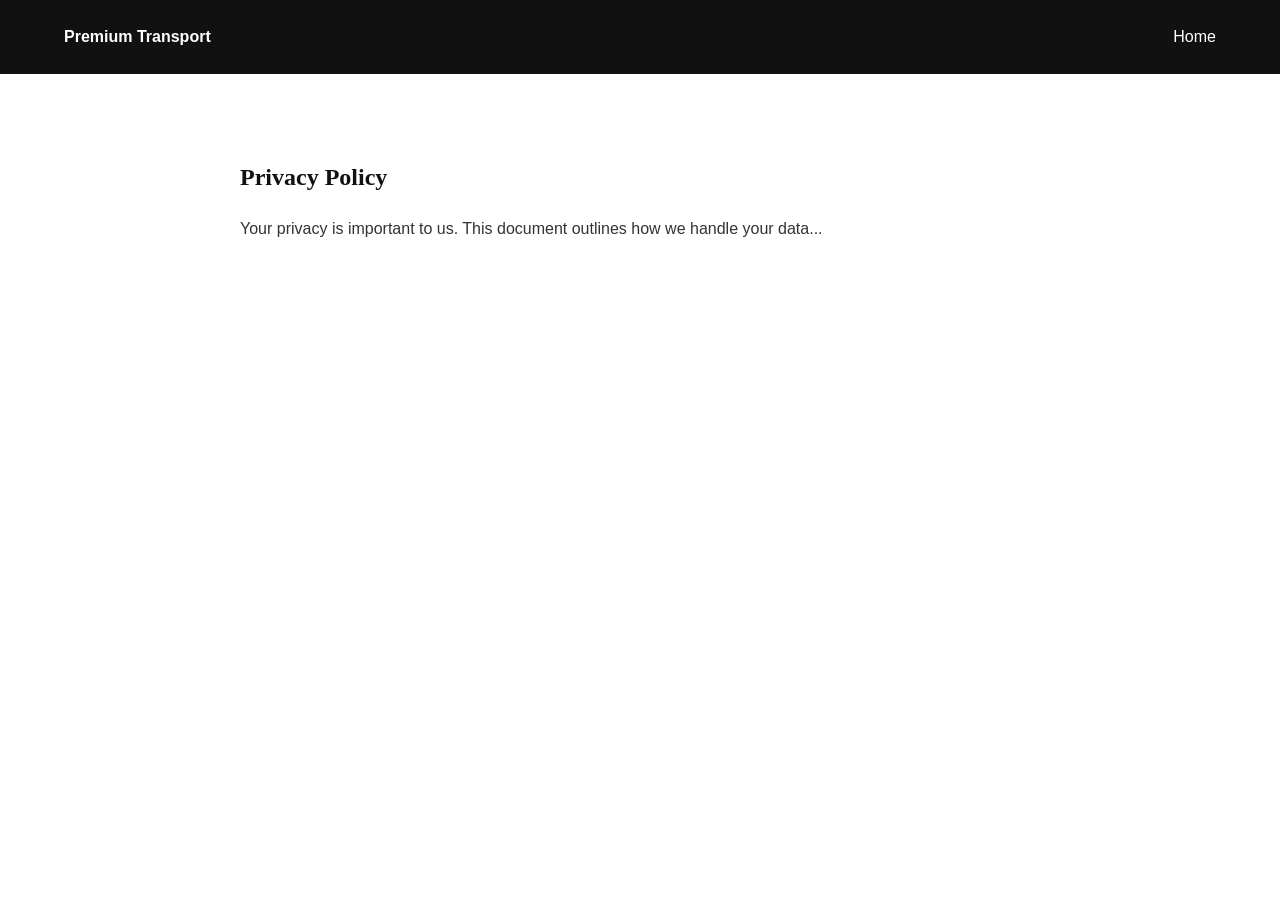
<file: privacy-policy.html>
<!DOCTYPE html>
<html lang="en">
<head>
    <meta charset="UTF-8">
    <meta name="viewport" content="width=device-width, initial-scale=1.0">
    <title>Privacy Policy | Premium Transport</title>
    <meta name="description" content="View the privacy policy for our luxury transport services.">
    <link rel="stylesheet" href="style.css">
    <style>
        :root {
            --bg-color: #fff;
            --text-color: #333;
            --primary-color: #111;
            --accent-color: #eee;
        }
    </style>
</head>
<body>
    <header>
        <a href="index.html" class="logo" style="text-decoration:none; color:inherit;"><strong>Premium Transport</strong></a>
        <nav>
            <a href="index.html">Home</a>
        </nav>
    </header>
    <main>
        <section style="max-width: 800px; margin: 0 auto;">
            <h1>Privacy Policy</h1>
            <p>Your privacy is important to us. This document outlines how we handle your data...</p>
        </section>
    </main>
</body>
</html>
</file>
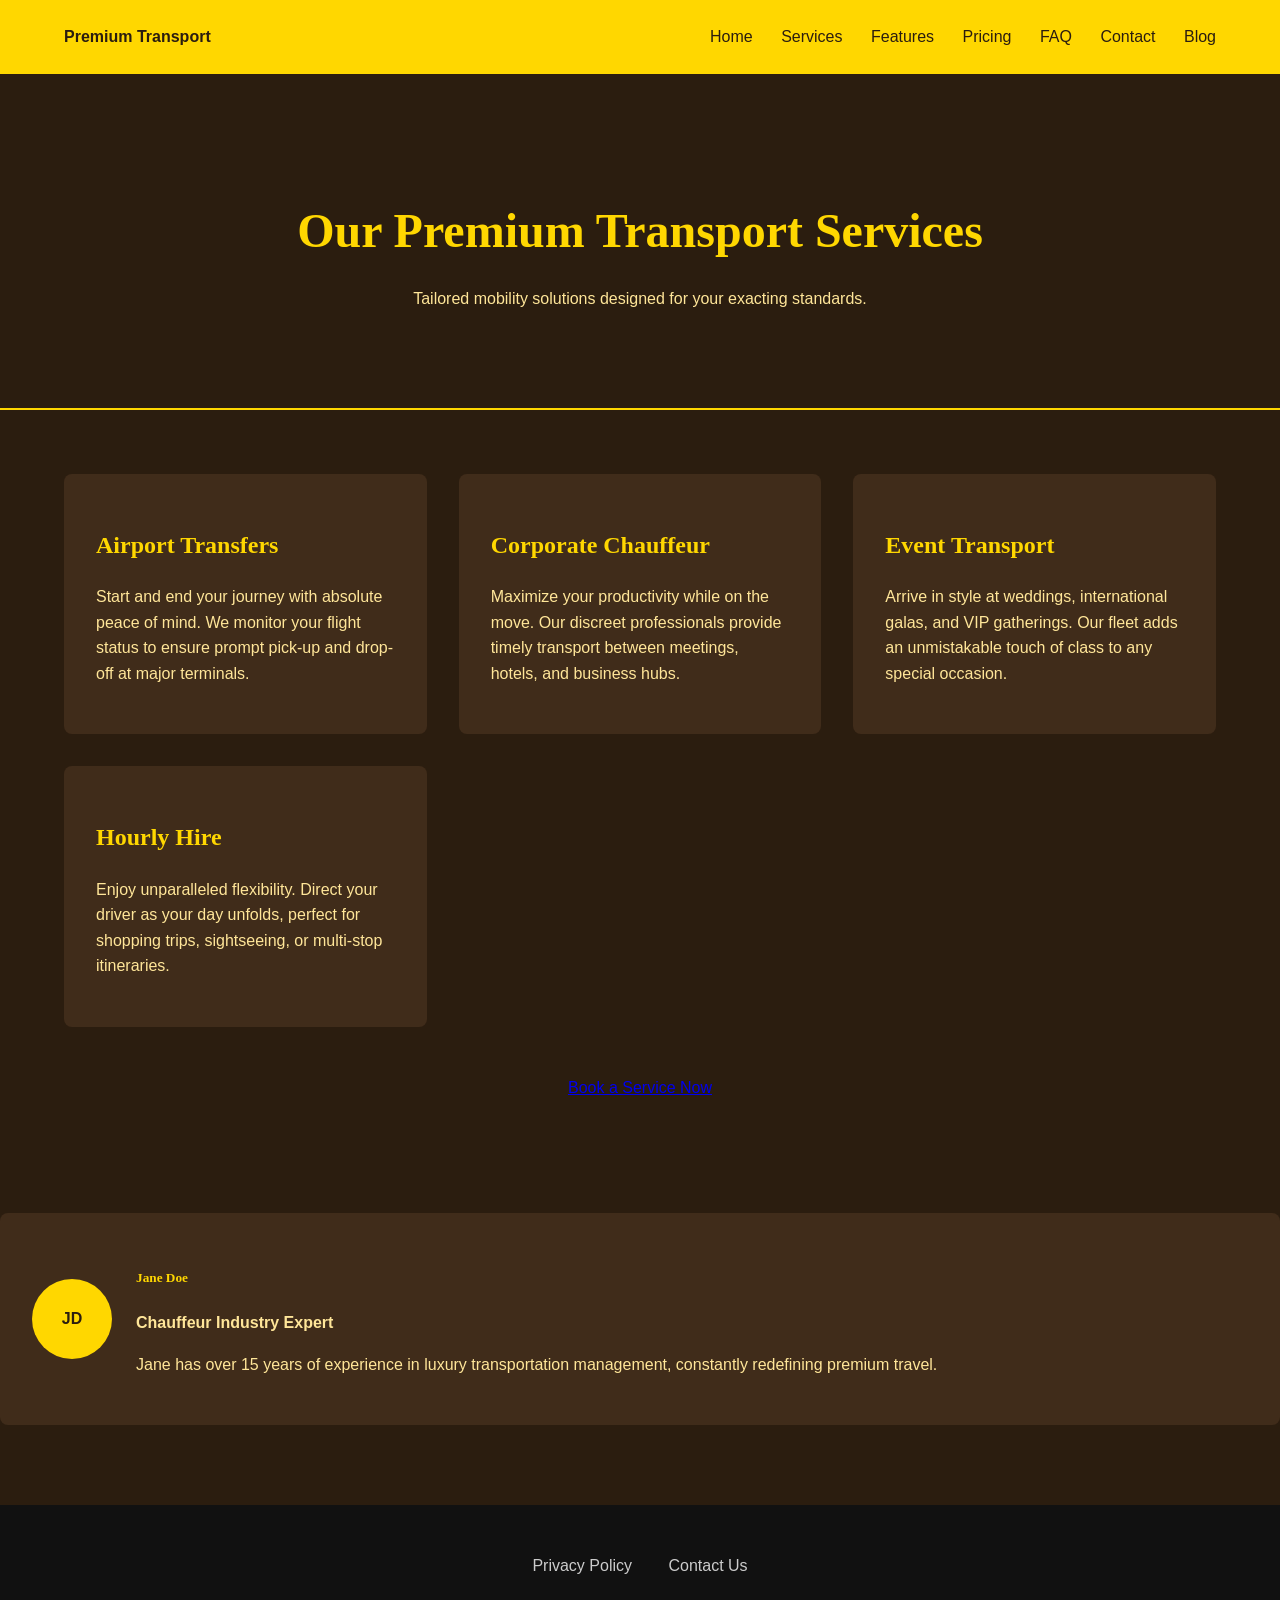
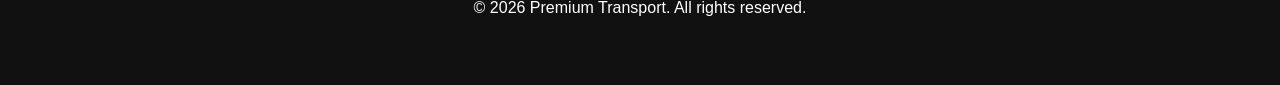
<file: services.html>
<!DOCTYPE html>
<html lang="en">
<head>
    <meta charset="UTF-8">
    <meta name="viewport" content="width=device-width, initial-scale=1.0">
    <title>Our Services | Premium Chauffeur Services</title>
    <meta name="description" content="Explore our premium transport services including airport transfers, corporate travel, event transport, and hourly hire.">
    <link rel="canonical" href="https://www.example.com/services.html">
    <meta property="og:title" content="Our Services | Premium Chauffeur Services">
    <meta property="og:description" content="Explore our premium transport services including airport transfers, corporate travel, event transport, and hourly hire.">
    <link rel="stylesheet" href="style.css">
    <style>
        :root {
            --bg-color: #2b1d0f; /* Dark Brown */
            --text-color: #ffe699; /* Gold-ish */
            --primary-color: #ffd700; /* Gold */
            --accent-color: #402c1a;
        }
    </style>
    <script type="application/ld+json">
    {
      "@context": "https://schema.org",
      "@type": "Service",
      "name": "Airport Transfers",
      "provider": {
        "@type": "Organization",
        "name": "Interdriver"
      }
    }
    </script>
</head>
<body>
    <header>
        <a href="index.html" class="logo" style="text-decoration:none; color:inherit;"><strong>Premium Transport</strong></a>
        <nav>
            <a href="index.html">Home</a>
            <a href="services.html">Services</a>
            <a href="features.html">Features</a>
            <a href="pricing.html">Pricing</a>
            <a href="faq.html">FAQ</a>
            <a href="contact.html">Contact</a>
            <a href="blog.html">Blog</a>
        </nav>
    </header>

    <main>
        <section class="hero">
            <h1>Our Premium Transport Services</h1>
            <p>Tailored mobility solutions designed for your exacting standards.</p>
        </section>

        <section>
            <div class="services-grid">
                <div class="card">
                    <h2>Airport Transfers</h2>
                    <p>Start and end your journey with absolute peace of mind. We monitor your flight status to ensure prompt pick-up and drop-off at major terminals.</p>
                </div>
                <div class="card">
                    <h2>Corporate Chauffeur</h2>
                    <p>Maximize your productivity while on the move. Our discreet professionals provide timely transport between meetings, hotels, and business hubs.</p>
                </div>
                <div class="card">
                    <h2>Event Transport</h2>
                    <p>Arrive in style at weddings, international galas, and VIP gatherings. Our fleet adds an unmistakable touch of class to any special occasion.</p>
                </div>
                <div class="card">
                    <h2>Hourly Hire</h2>
                    <p>Enjoy unparalleled flexibility. Direct your driver as your day unfolds, perfect for shopping trips, sightseeing, or multi-stop itineraries.</p>
                </div>
            </div>
            
            <div style="text-align:center; margin-top: 3rem;">
                <a href="contact.html" class="cta-btn">Book a Service Now</a>
            </div>
        </section>

        <div class="author-bio">
            <div class="avatar">JD</div>
            <div>
                <h5>Jane Doe</h5>
                <p><strong>Chauffeur Industry Expert</strong></p>
                <p>Jane has over 15 years of experience in luxury transportation management, constantly redefining premium travel.</p>
            </div>
        </div>
    </main>

    <footer>
        <nav>
            <a href="privacy-policy.html">Privacy Policy</a>
            <a href="contact.html">Contact Us</a>
        </nav>
        <p>&copy; 2026 Premium Transport. All rights reserved.</p>
    </footer>
</body>
</html>
</file>
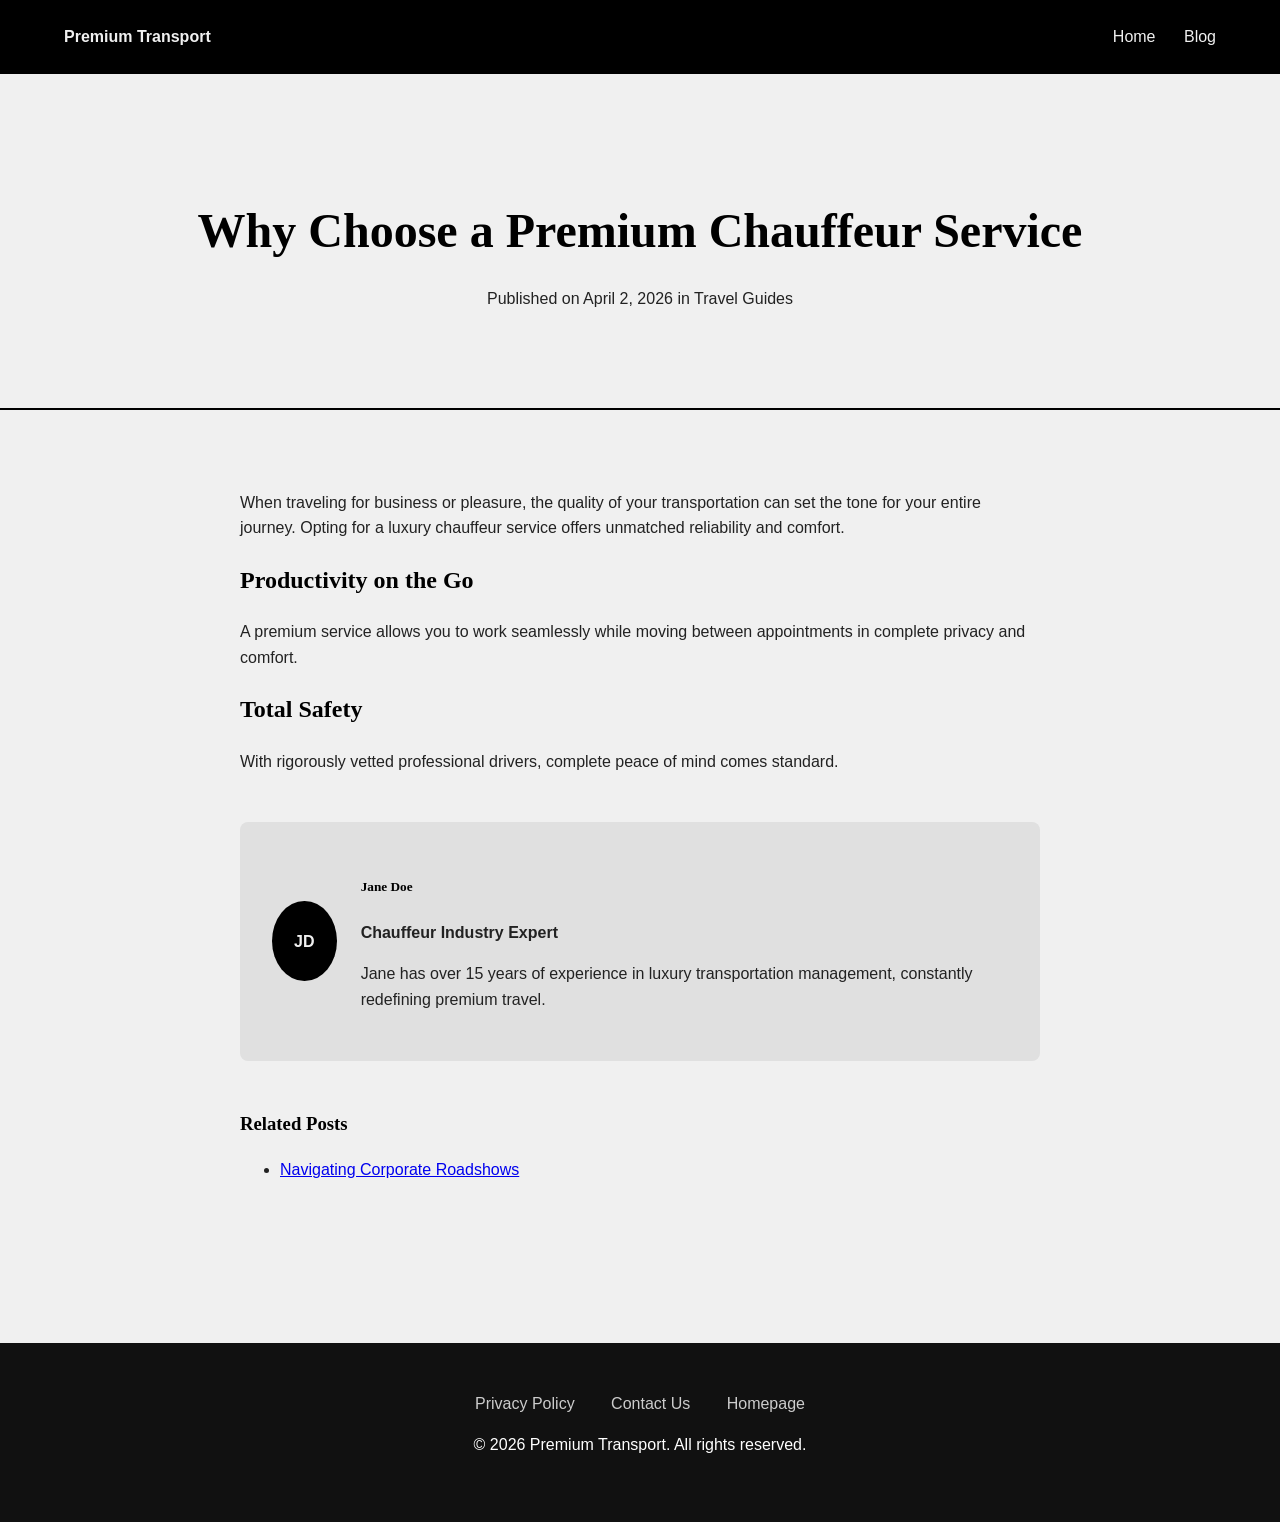
<file: blog/2026-04-02-why-choose-premium.html>
<!DOCTYPE html>
<html lang="en">
<head>
    <meta charset="UTF-8">
    <meta name="viewport" content="width=device-width, initial-scale=1.0">
    <title>Why Choose a Premium Chauffeur Service | Interdriver Insights</title>
    <meta name="description" content="Discover the unseen benefits of hiring a professional driver for your corporate and luxury personal needs.">
    <link rel="canonical" href="https://www.example.com/blog/2026-04-02-why-choose-premium.html">
    <link rel="stylesheet" href="../style.css">
    <style>
        :root {
            --bg-color: #f0f0f0;
            --text-color: #222222;
            --primary-color: #000000;
            --accent-color: #e0e0e0;
        }
        .article-content {
            max-width: 800px;
            margin: 0 auto;
        }
    </style>
    <script type="application/ld+json">
    {
      "@context": "https://schema.org",
      "@type": "Person",
      "name": "Jane Doe",
      "jobTitle": "Chauffeur Industry Expert"
    }
    </script>
</head>
<body>
    <header>
        <a href="../index.html" class="logo" style="text-decoration:none; color:inherit;"><strong>Premium Transport</strong></a>
        <nav>
            <a href="../index.html">Home</a>
            <a href="../blog.html">Blog</a>
        </nav>
    </header>

    <main>
        <section class="hero">
            <h1>Why Choose a Premium Chauffeur Service</h1>
            <p>Published on April 2, 2026 in Travel Guides</p>
        </section>

        <section class="article-content">
            <p>When traveling for business or pleasure, the quality of your transportation can set the tone for your entire journey. Opting for a luxury chauffeur service offers unmatched reliability and comfort.</p>
            
            <h2>Productivity on the Go</h2>
            <p>A premium service allows you to work seamlessly while moving between appointments in complete privacy and comfort.</p>
            
            <h2>Total Safety</h2>
            <p>With rigorously vetted professional drivers, complete peace of mind comes standard.</p>

            <div class="author-bio">
                <div class="avatar">JD</div>
                <div>
                    <h5>Jane Doe</h5>
                    <p><strong>Chauffeur Industry Expert</strong></p>
                    <p>Jane has over 15 years of experience in luxury transportation management, constantly redefining premium travel.</p>
                </div>
            </div>

            <div id="related-posts" style="margin-top: 3rem;">
                <h3>Related Posts</h3>
                <ul>
                    <li><a href="#">Navigating Corporate Roadshows</a></li>
                </ul>
            </div>
        </section>
    </main>

    <footer>
        <nav>
            <a href="../privacy-policy.html">Privacy Policy</a>
            <a href="../contact.html">Contact Us</a>
            <a href="../index.html">Homepage</a>
        </nav>
        <p>&copy; 2026 Premium Transport. All rights reserved.</p>
    </footer>
</body>
</html>
</file>
<file: style.css>
/* shared styles */
:root {
    --font-heading: 'Georgia', serif;
    --font-body: 'Arial', sans-serif;
    --bg-color: #fff;
    --text-color: #000;
    --primary-color: #111;
    --accent-color: #eee;
}

body {
    font-family: var(--font-body);
    background-color: var(--bg-color);
    color: var(--text-color);
    margin: 0;
    padding: 0;
    line-height: 1.6;
}

h1, h2, h3, h4, h5, h6 {
    font-family: var(--font-heading);
    color: var(--primary-color);
}

header {
    background-color: var(--primary-color);
    color: var(--bg-color);
    padding: 1.5rem 5%;
    display: flex;
    justify-content: space-between;
    align-items: center;
}

header nav a {
    color: var(--bg-color);
    text-decoration: none;
    margin-left: 1.5rem;
    font-size: 1rem;
}

header nav a:hover {
    text-decoration: underline;
}

.hero {
    padding: 5rem 5%;
    background-color: var(--bg-color);
    text-align: center;
    border-bottom: 2px solid var(--primary-color);
}

.hero h1 {
    font-size: 3rem;
    margin-bottom: 1rem;
}

.hero .cta-btn {
    display: inline-block;
    padding: 1rem 2.5rem;
    background-color: var(--primary-color);
    color: var(--bg-color);
    text-decoration: none;
    font-weight: bold;
    border-radius: 4px;
    margin-top: 1.5rem;
}

section {
    padding: 4rem 5%;
}

.author-bio {
    display: flex;
    align-items: center;
    gap: 1.5rem;
    padding: 2rem;
    background-color: var(--accent-color);
    margin-top: 3rem;
    border-radius: 8px;
}

.author-bio .avatar {
    width: 80px;
    height: 80px;
    background-color: var(--primary-color);
    border-radius: 50%;
    color: var(--bg-color);
    display: flex;
    align-items: center;
    justify-content: center;
    font-weight: bold;
}

footer {
    background-color: #111;
    color: #fff;
    padding: 3rem 5%;
    text-align: center;
    margin-top: 5rem;
}

footer a {
    color: #ccc;
    text-decoration: none;
    margin: 0 1rem;
}

.services-grid, .features-grid {
    display: grid;
    grid-template-columns: repeat(auto-fit, minmax(300px, 1fr));
    gap: 2rem;
}

.card {
    background-color: var(--accent-color);
    padding: 2rem;
    border-radius: 8px;
}

/* Page specific overrides are handled inline in head */
</file>
